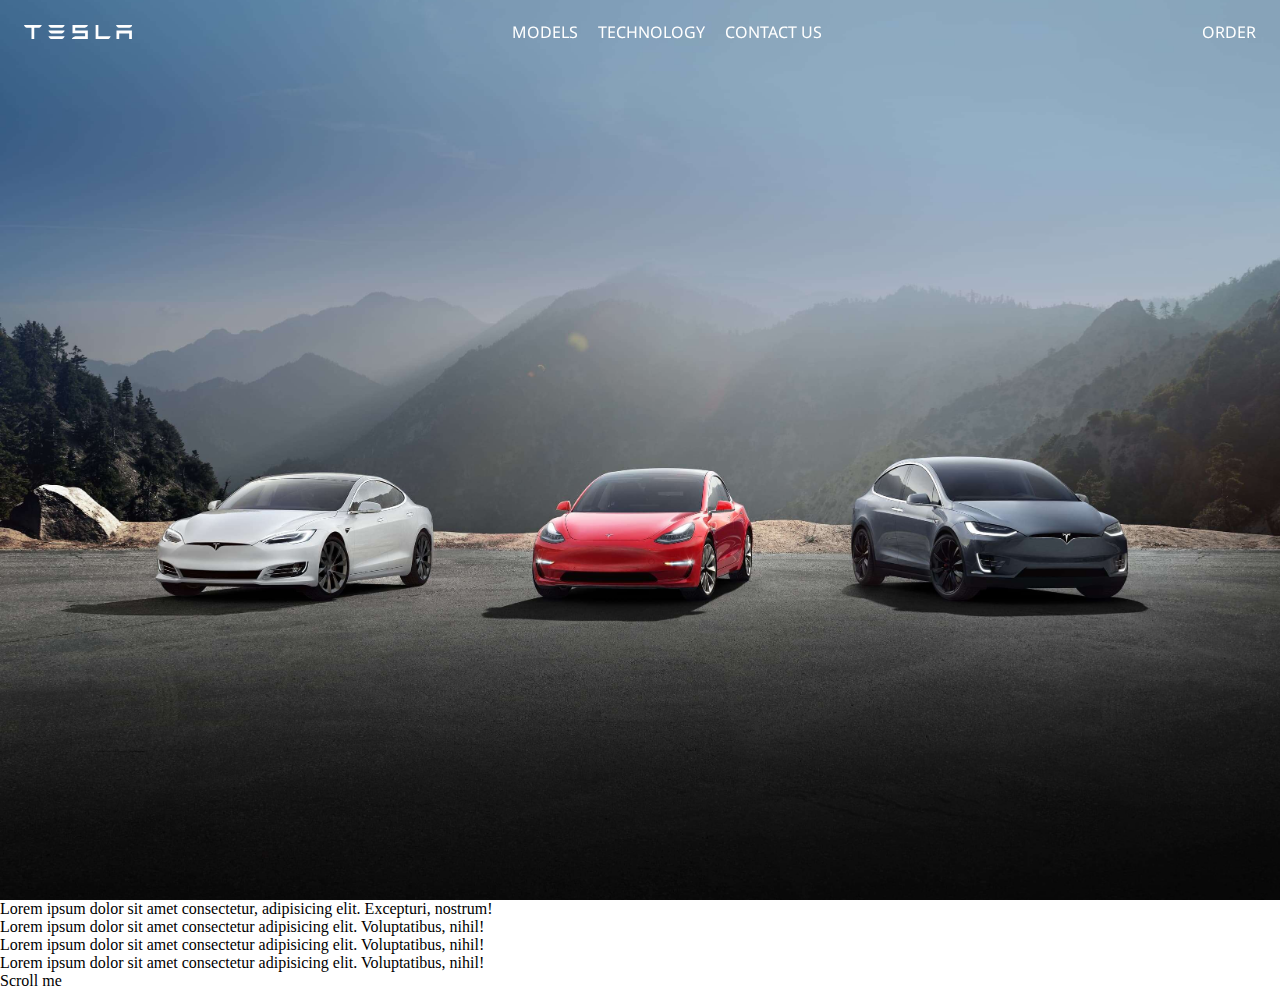
<file: index.html>
<html>

<head>
  <meta http-equiv="Content-Type" content="text/html;charset=UTF-8">
  <meta name="author" content="Evan Gunawan">
  <link rel="stylesheet" href="assets/css/navbar.css">
  <link rel="stylesheet" href="assets/css/style.css">
  <link rel="stylesheet" href="assets/css/home.css">
  <link href="https://fonts.googleapis.com/css?family=Noto+Sans&display=swap" rel="stylesheet">
  <script src="https://cdnjs.cloudflare.com/ajax/libs/jquery/3.4.1/jquery.min.js"></script>
  <script src="assets/js/navbar-scroll.js"></script>
</head>

<body>
  <div id="navbar">
    <div class="nav-left">
      <img class="logo" src="assets/images/logo-white.svg" alt="logo">
    </div>
    <div class="nav-center">
      <ul class="nav-links">
        <li><a href="models.html">MODELS</a></li>
        <li><a href="technology.html">TECHNOLOGY</a></li>
        <li><a href="contact.html">CONTACT US</a></li>
      </ul>
    </div>
    <div class="nav-right">
      ORDER
    </div>
  </div>
  <section class="section-banner">
    <div class="banner">

    </div>
  </section>
  <section class="section-content">
    <div class="content-wrap">
      Lorem ipsum dolor sit amet consectetur, adipisicing elit. Excepturi, nostrum!
      <br>
      Lorem ipsum dolor sit amet consectetur adipisicing elit. Voluptatibus, nihil!
      <br>
      Lorem ipsum dolor sit amet consectetur adipisicing elit. Voluptatibus, nihil!
      <br>
      Lorem ipsum dolor sit amet consectetur adipisicing elit. Voluptatibus, nihil!
      <br>
      Scroll me
    </div>
  </section>
  <section class="section-footer">

  </section>
</body>

</html>
</file>
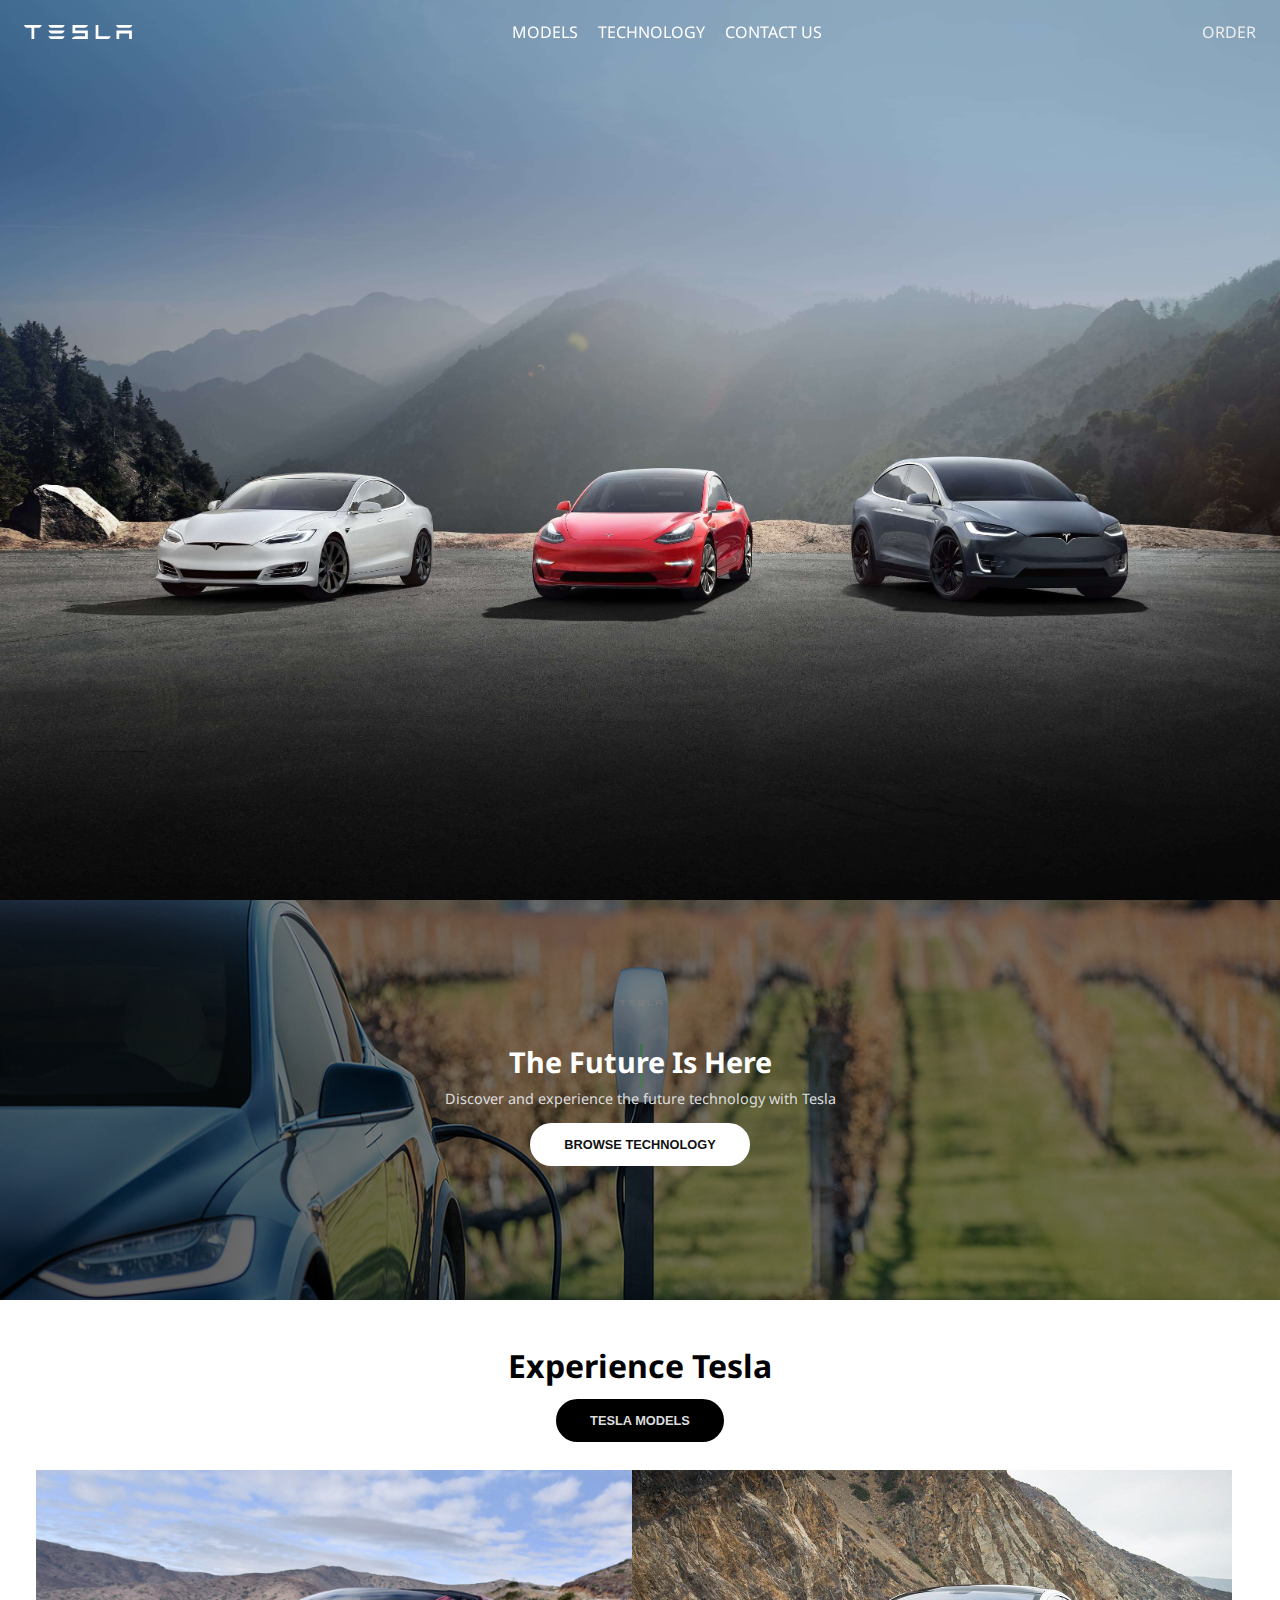
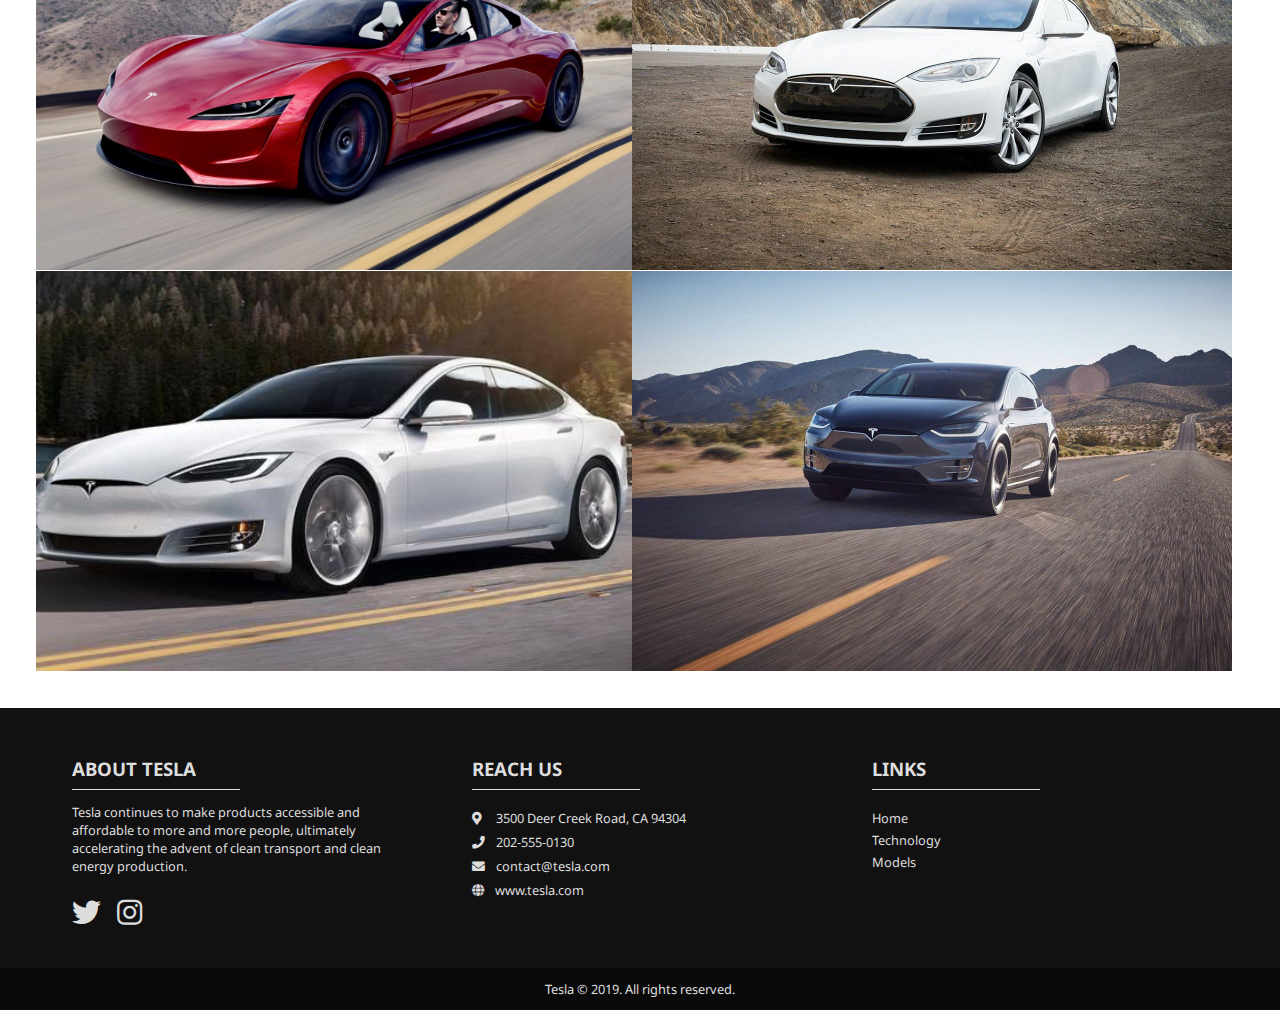
<file: pages/index.html>
<html>

<head>
  <meta http-equiv="Content-Type" content="text/html;charset=UTF-8">
  <meta name="author" content="Evan Gunawan">
  <link rel="stylesheet" href="../assets/css/navbar.css">
  <link rel="stylesheet" href="../assets/css/style.css">
  <link rel="stylesheet" href="../assets/css/home.css">
  <link rel="stylesheet" href="../assets/css/footer.css">

  <link rel="stylesheet" href="https://fonts.googleapis.com/css?family=Noto+Sans&display=swap" >
  <link rel="stylesheet" href="https://cdnjs.cloudflare.com/ajax/libs/font-awesome/5.11.2/css/all.min.css">
  <script src="https://cdnjs.cloudflare.com/ajax/libs/jquery/3.4.1/jquery.min.js"></script>
  <script src="../assets/js/navbar-scroll.js"></script>
</head>

<body>
  <div id="navbar">
    <div class="nav-left">
      <a href="#">
        <img class="logo" src="../assets/images/logo-white.svg" alt="logo">
      </a>
    </div>
    <div class="nav-center">
      <ul class="nav-links">
        <li><a href="models.html">MODELS</a></li>
        <li><a href="technology.html">TECHNOLOGY</a></li>
        <li><a href="contact.html">CONTACT US</a></li>
      </ul>
    </div>
    <div class="nav-right">
      <a class="text-light" href="order.html">ORDER</a>
    </div>
  </div>
  <section class="section-banner">
    <div class="banner">

    </div>
  </section>

  <section class="section-content">
    <div class="content-wrap content-tech">
      <div class="desc">
        <h2 class="section-title">The Future Is Here</h2>
        <p>Discover and experience the future technology with Tesla</p>
        <a href="technology.html" class="btn btn-primary">Browse Technology</a>
      </div>
    </div>

    <div class="content-wrap content-gallery">
      <div class="header">
        <h2>Experience Tesla</h2>
        <a href="models.html" class="btn btn-secondary">Tesla Models</a>
      </div>
      <div class="gallery">
        <a href="../assets/images/home-roadster.jpg" target="_blank">
          <div class="gal-big">
            <img src="../assets/images/home-roadster.jpg" alt="tes">
            <div class="gal-desc">
              <h3>Play the exotic way</h3>
              <p>Tesla roadster is an exotic looking car</p>
            </div>
          </div>
        </a>
        <a href="../assets/images/home-models2.jpg" target="_blank">
          <div class="gal-big">
            <img src="../assets/images/home-models2.jpg" alt="tes">
            <div class="gal-desc">
              <h3>Ride with style</h3>
              <p>Get your tesla now online!</p>
            </div>
          </div>
        </a>
        <a href="../assets/images/home-models.jpeg" target="_blank">
          <div class="gal-big">
            <img src="../assets/images/home-models.jpeg" alt="tes">
            <div class="gal-desc">
              <h3>Classy, Clean, and Mean</h3>
              <p>Drive faster with the model s</p>
            </div>
          </div>
        </a>
        <a href="../assets/images/home-modelx.jpg" target="_blank">
          <div class="gal-big">
            <img src="../assets/images/home-modelx.jpg" alt="tes">
            <div class="gal-desc">
              <h3>Ride the aggresive look</h3>
              <p>Get the superb model x now</p>
            </div>
          </div>
        </a>
      </div>
    </div>
  </section>

  <section class="section-footer">
    <footer id="footer">
      <div class="footer-inner">
        <div class="footer-item">
          <h3>ABOUT TESLA</h3>
          <hr>
          <p>
            Tesla continues to make products accessible and affordable to more and more people, ultimately accelerating the advent of clean transport and clean energy production.
          </p>
          <div class="socials">
            <a href="https://twitter.com/tesla?lang=en"><i class="fab fa-twitter"></i></a>
            <a href="https://www.instagram.com/teslamotors/?hl=en"><i class="fab fa-instagram"></i></a>
          </div>
        </div>
        <div class="footer-item">
          <h3>REACH US</h3>
          <hr>
          <ul class="contacts">
            <li><i class="fas fa-map-marker-alt"></i> &nbsp;3500 Deer Creek Road, CA 94304</li>
            <li><i class="fas fa-phone"></i> 202-555-0130</li>
            <li><i class="fas fa-envelope"></i> contact@tesla.com</li>
            <li><i class="fas fa-globe"></i> www.tesla.com</li>
          </ul>
        </div>
        <div class="footer-item">
          <h3>LINKS</h3>
          <hr>
          <ul class="links">
            <li><a href="index.html">Home</a></li>
            <li><a href="technology.html">Technology</a></li>
            <li><a href="models.html">Models</a></li>
          </ul>
        </div>
      </div>
      <div class="footer-copyright">
        Tesla &copy; 2019. All rights reserved. 
      </div>
    </footer>
  </section>
</body>
<script src="https://ajax.googleapis.com/ajax/libs/jquery/3.4.1/jquery.min.js"></script>
<script src="../assets/js/gallery.js"></script>
</html>
</file>
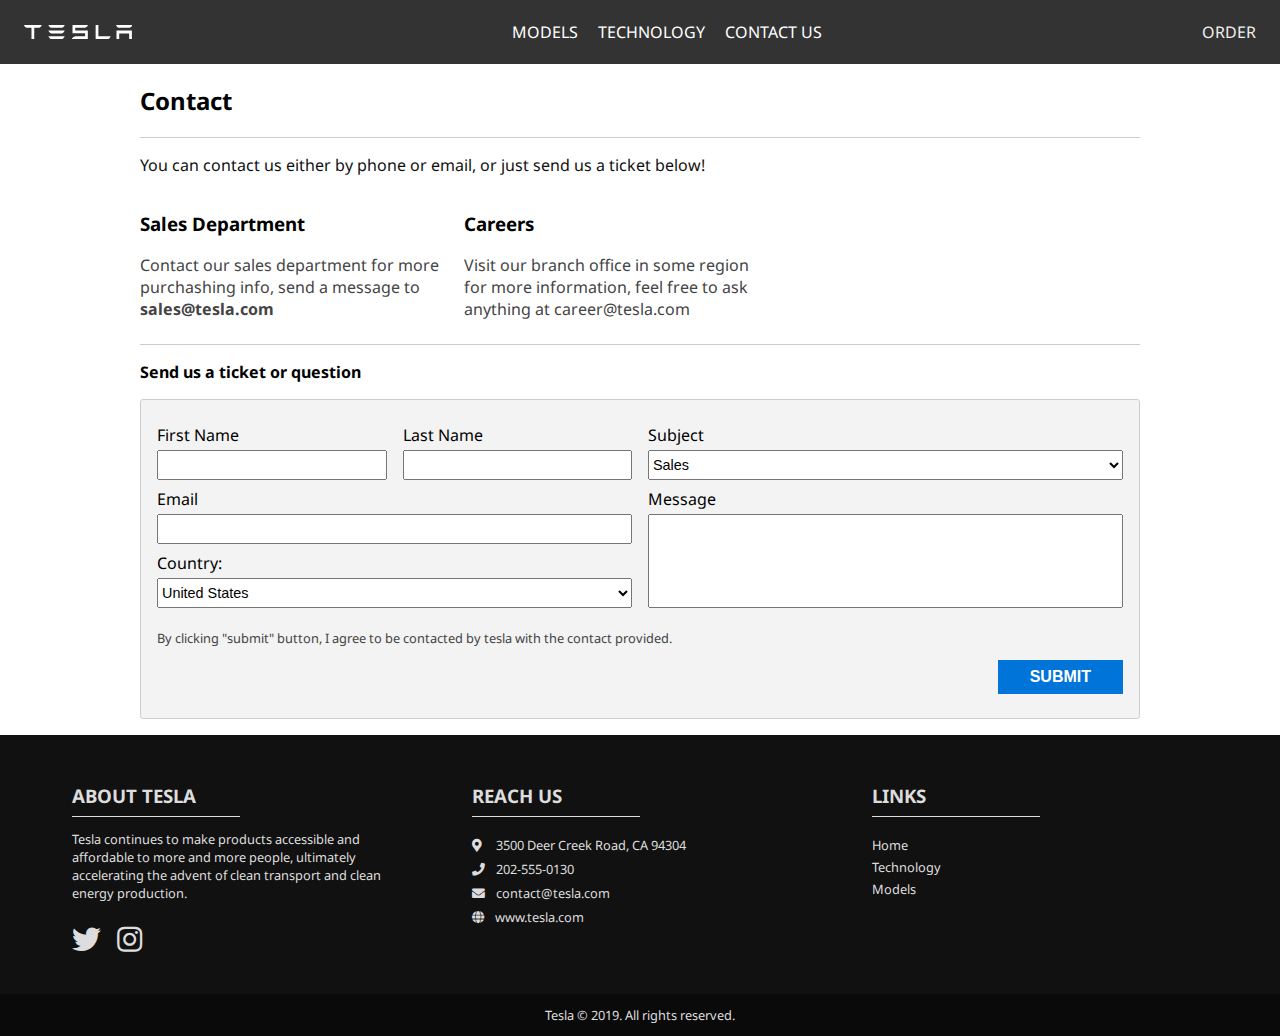
<file: pages/contact.html>
<html>

<head>
  <meta http-equiv="Content-Type" content="text/html;charset=UTF-8">
  <meta name="author" content="Evan Gunawan">
  <link rel="stylesheet" href="../assets/css/navbar.css">
  <link rel="stylesheet" href="../assets/css/style.css">
  <link rel="stylesheet" href="../assets/css/footer.css">
  <link rel="stylesheet" href="../assets/css/contact.css">
  <link rel="stylesheet" href="../assets/css/form.css">

  <link rel="stylesheet" href="https://fonts.googleapis.com/css?family=Noto+Sans&display=swap">
  <link rel="stylesheet" href="https://cdnjs.cloudflare.com/ajax/libs/font-awesome/5.11.2/css/all.min.css">
  <script src="https://cdnjs.cloudflare.com/ajax/libs/jquery/3.4.1/jquery.min.js"></script>
</head>

<body>
  <div id="navbar" class="bg-dark nav-static">
    <div class="nav-left">
      <a href="index.html">
        <img class="logo" src="../assets/images/logo-white.svg" alt="logo">
      </a>
    </div>
    <div class="nav-center">
      <ul class="nav-links">
        <li><a href="models.html">MODELS</a></li>
        <li><a href="technology.html">TECHNOLOGY</a></li>
        <li><a href="contact.html">CONTACT US</a></li>
      </ul>
    </div>
    <div class="nav-right">
      <a class="text-light" href="order.html">ORDER</a>
    </div>
  </div>

  <section class="section-contact">
    <div class="content-wrap">
      <div class="header">
        <h2>Contact</h2>
        <hr>
      </div>
      <p>You can contact us either by phone or email, or just send us a ticket below!</p>
      <div class="contact-list">
        <div class="item">
          <h3>Sales Department</h3>
          <p class="text-gray">Contact our sales department for more purchashing info, send a message to <b>sales@tesla.com</b></p>
        </div>
        <div class="item">
          <h3>Careers</h3>
          <p class="text-gray">Visit our branch office in some region for more information, feel free to ask anything at career@tesla.com</p>
        </div>
      </div>

      <hr>

      <div class="ticket">
        <h3 style="font-size: 1rem">Send us a ticket or question</h3>

        <form id="form-ticket" method="POST">
          <div class="form-wrap">
            <div class="form-col">
              <div class="form-item" >
                <label for="fname">First Name</label>
                <input type="text" name="fname" id="fname">
              </div>
              <div class="form-item">
                <label for="lname">Last Name</label>
                <input type="text" name="lname" id="lname">
              </div>
              <div class="form-item full">
                <label for="email">Email</label>
                <input type="email" name="email" id="email">
              </div>
              <div class="form-item full">
                <label for="countries">Country:</label>
                <select name="country" id="countries">
                  <option value="US">United States</option>
                  <option value="UK">United Kingdom</option>
                  <option value="CANADA">Canada</option>
                  <option value="AUS">Australia</option>
                  <option value="CH">China</option>
                  <option value="HK">Hong Kong</option>
                  <option value="JP">Japan</option>
                  <option value="Other">Other</option>
                </select>
              </div>
  
            </div>
            <div class="form-col">
              <div class="form-item full">
                <label for="topics">Subject</label>
                <select name="subject" id="topics">
                  <option value="sales">Sales</option>
                  <option value="technical">Technical Support</option>
                  <option value="career">Career Support</option>
                  <option value="other">Other</option>
                </select>
              </div>
              <div class="form-item full">
                <label for="message">Message</label>
                <textarea name="msg" id="message"></textarea>
              </div>
            </div>
          </div>
          <p class="text-gray form-subtitle">By clicking "submit" button, I agree to be contacted by tesla with the contact provided.</p>
          <div class="btn-wrap">
            <button id="contact-submit" onclick="sendMessage()" type="button">SUBMIT</button>
          </div>
        </form>

      </div>

    </div>
  </section>

  <section class="section-footer">
    <footer id="footer">
      <div class="footer-inner">
        <div class="footer-item">
          <h3>ABOUT TESLA</h3>
          <hr>
          <p>
            Tesla continues to make products accessible and affordable to more and more people, ultimately accelerating
            the advent of clean transport and clean energy production.
          </p>
          <div class="socials">
            <a href="https://twitter.com/tesla?lang=en"><i class="fab fa-twitter"></i></a>
            <a href="https://www.instagram.com/teslamotors/?hl=en"><i class="fab fa-instagram"></i></a>
          </div>
        </div>
        <div class="footer-item">
          <h3>REACH US</h3>
          <hr>
          <ul class="contacts">
            <li><i class="fas fa-map-marker-alt"></i> &nbsp;3500 Deer Creek Road, CA 94304</li>
            <li><i class="fas fa-phone"></i> 202-555-0130</li>
            <li><i class="fas fa-envelope"></i> contact@tesla.com</li>
            <li><i class="fas fa-globe"></i> www.tesla.com</li>
          </ul>
        </div>
        <div class="footer-item">
          <h3>LINKS</h3>
          <hr>
          <ul class="links">
            <li><a href="index.html">Home</a></li>
            <li><a href="technology.html">Technology</a></li>
            <li><a href="models.html">Models</a></li>
          </ul>
        </div>
      </div>
      <div class="footer-copyright">
        Tesla &copy; 2019. All rights reserved.
      </div>
    </footer>
  </section>

  <div id="myModal" class="modal">
    <div class="modal-content">
      <span class="modal-close">&times;</span>
      <h2>Thank you for the message!</h2>
      <p>We will review your message, and contact you later. Please wait maximum 24 hours before the reply!</p>
    </div>
  </div>

</body>

<script src="../assets/js/default.js"></script>

</html>
</file>
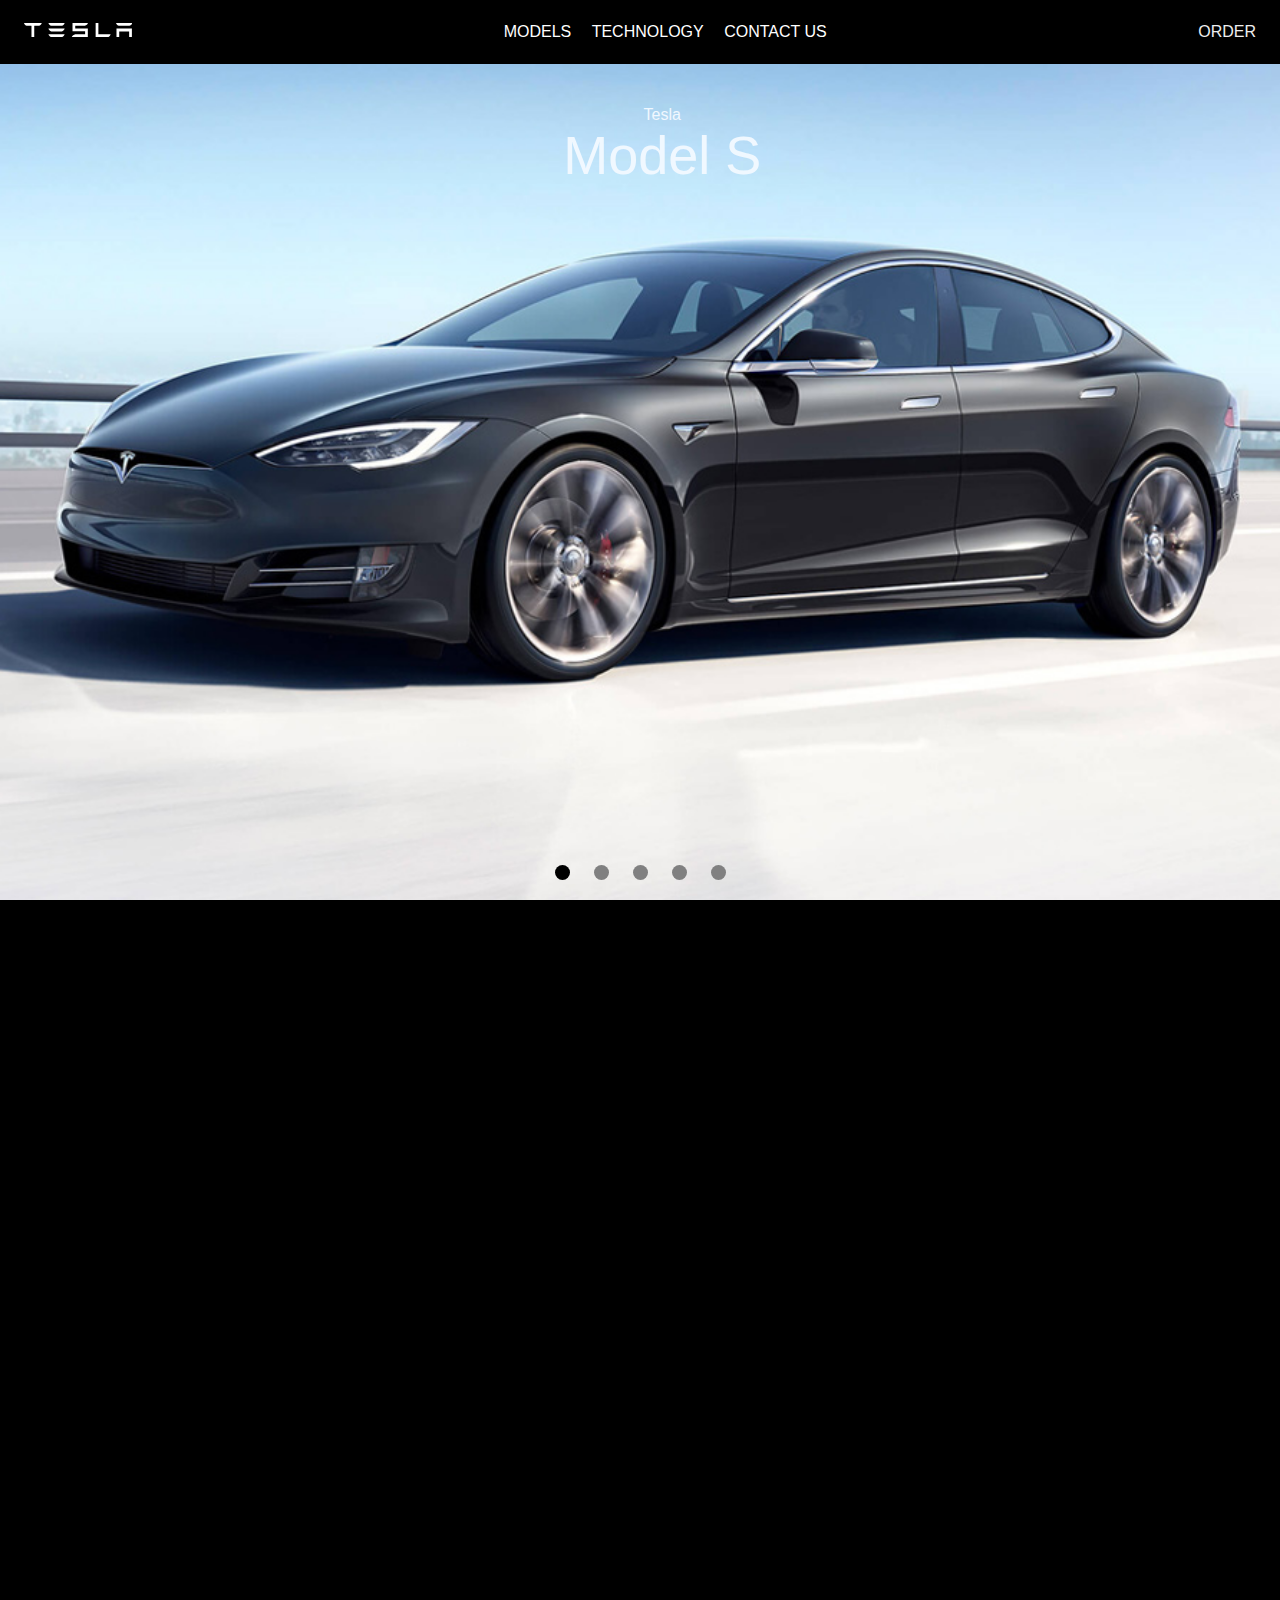
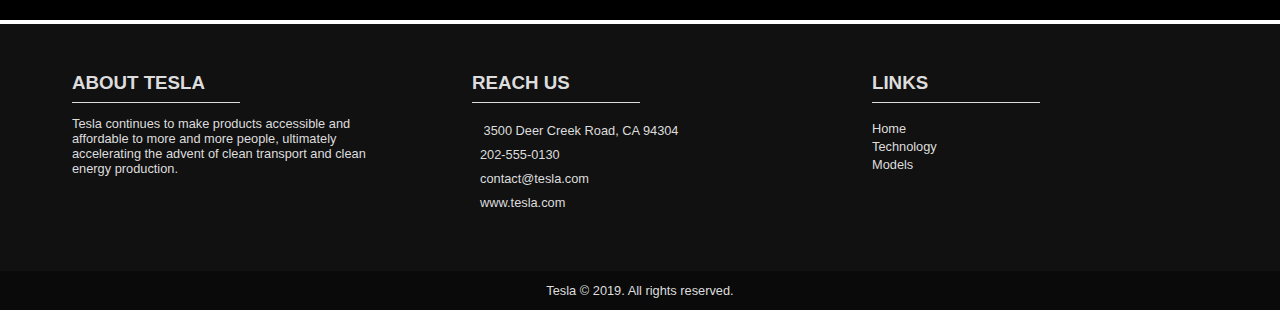
<file: pages/models.html>
<!DOCTYPE html>
<html>
    <head>
        <meta charset="utf-8">
        <meta name="author" content="FadilJR">
        <title>Models Page</title>
        <link rel="stylesheet" href="../assets/css/models.css">
        <link rel="stylesheet" href="../assets/css/navbar.css">
        <link rel="stylesheet" href="../assets/css/style.css">
        <script src="../assets/js/navbar-scroll.js"></script>
        <link rel="stylesheet" href="../assets/css/footer.css">
    </head>
    <body>
        <div id="navbar">
            <div class="nav-left">
              <a href="index.html">
                <img class="logo" src="../assets/images/logo-white.svg" alt="logo">
              </a>
            </div>
            <div class="nav-center">
              <ul class="nav-links">
                <li><a href="models.html">MODELS</a></li>
                <li><a href="technology.html">TECHNOLOGY</a></li>
                <li><a href="contact.html">CONTACT US</a></li>
              </ul>
            </div>
            <div class="nav-right">
              <a class="text-light" href="order.html">ORDER</a>
            </div>
        </div>
        <div class="carousel">
            <div class="carousel_track-container">
                <ul class="carousel_track">
                    <li class="carousel_slide current-slide">
                        <div class="teks_model">
                            <p><span>Tesla</span><br><span id="type">Model S</span></p>
                        </div>
                        <a href="model_s.html"><img class="carousel_images" src="../assets/images/produk/models.jpg"></a>
                    </li>
                    <li class="carousel_slide">
                        <div class="teks_model">
                            <p><span>Tesla</span><br><span id="type">Model 3</span></p>
                        </div>
                        <a href="model_3.html"><img class="carousel_images" src="../assets/images/produk/model3.jpg"></a>
                    </li>
                    <li class="carousel_slide">
                        <div class="teks_model">
                            <p><span>Tesla</span><br><span id="type">Model X</span></p>
                        </div>
                        <a href="model_x.html"><img class="carousel_images" src="../assets/images/produk/modelx.jpg"></a>
                    </li>
                    <li class="carousel_slide">
                        <div class="teks_model">
                            <p><span>Tesla</span><br><span id="type">Model Y</span></p>
                        </div>
                        <a href="model_y.html"><img class="carousel_images" src="../assets/images/produk/modely.jpg"></a>
                    </li>
                    <li class="carousel_slide">
                        <div class="teks_model">
                            <p><span>Tesla</span><br><span id="type">Roadster</span></p>
                        </div>
                        <a href="roadster.html"><img class="carousel_images" src="../assets/images/produk/roadster.jpg"></a>
                    </li>
                </ul>
            </div>
            <div class="carousel_nav">
                <button class="carousel_indicator current-slide"></button>
                <button class="carousel_indicator"></button>
                <button class="carousel_indicator"></button>
                <button class="carousel_indicator"></button>
                <button class="carousel_indicator"></button>
            </div>
            <script src="../assets/js/carousel.js"></script>
        </div>
        <section class="tech-section-content section-video">
            <video autoplay muted loop id="charge-video">
                <source src="../assets/videos/model.mp4" alt="Model">
            </video>
        </section>
    <section class="section-footer">
    <footer id="footer">
      <div class="footer-inner">
        <div class="footer-item">
          <h3>ABOUT TESLA</h3>
          <hr>
          <p>
            Tesla continues to make products accessible and affordable to more and more people, ultimately accelerating the advent of clean transport and clean energy production.
          </p>
          <div class="socials">
            <a href="https://twitter.com/tesla?lang=en"><i class="fab fa-twitter"></i></a>
            <a href="https://www.instagram.com/teslamotors/?hl=en"><i class="fab fa-instagram"></i></a>
          </div>
        </div>
        <div class="footer-item">
          <h3>REACH US</h3>
          <hr>
          <ul class="contacts">
            <li><i class="fas fa-map-marker-alt"></i> &nbsp;3500 Deer Creek Road, CA 94304</li>
            <li><i class="fas fa-phone"></i> 202-555-0130</li>
            <li><i class="fas fa-envelope"></i> contact@tesla.com</li>
            <li><i class="fas fa-globe"></i> www.tesla.com</li>
          </ul>
        </div>
        <div class="footer-item">
          <h3>LINKS</h3>
          <hr>
          <ul class="links">
            <li><a href="index.html">Home</a></li>
            <li><a href="technology.html">Technology</a></li>
            <li><a href="models.html">Models</a></li>
          </ul>
        </div>
      </div>
      <div class="footer-copyright">
        Tesla &copy; 2019. All rights reserved. 
      </div>
    </footer>
  </section>
    </body>
</html>
</file>
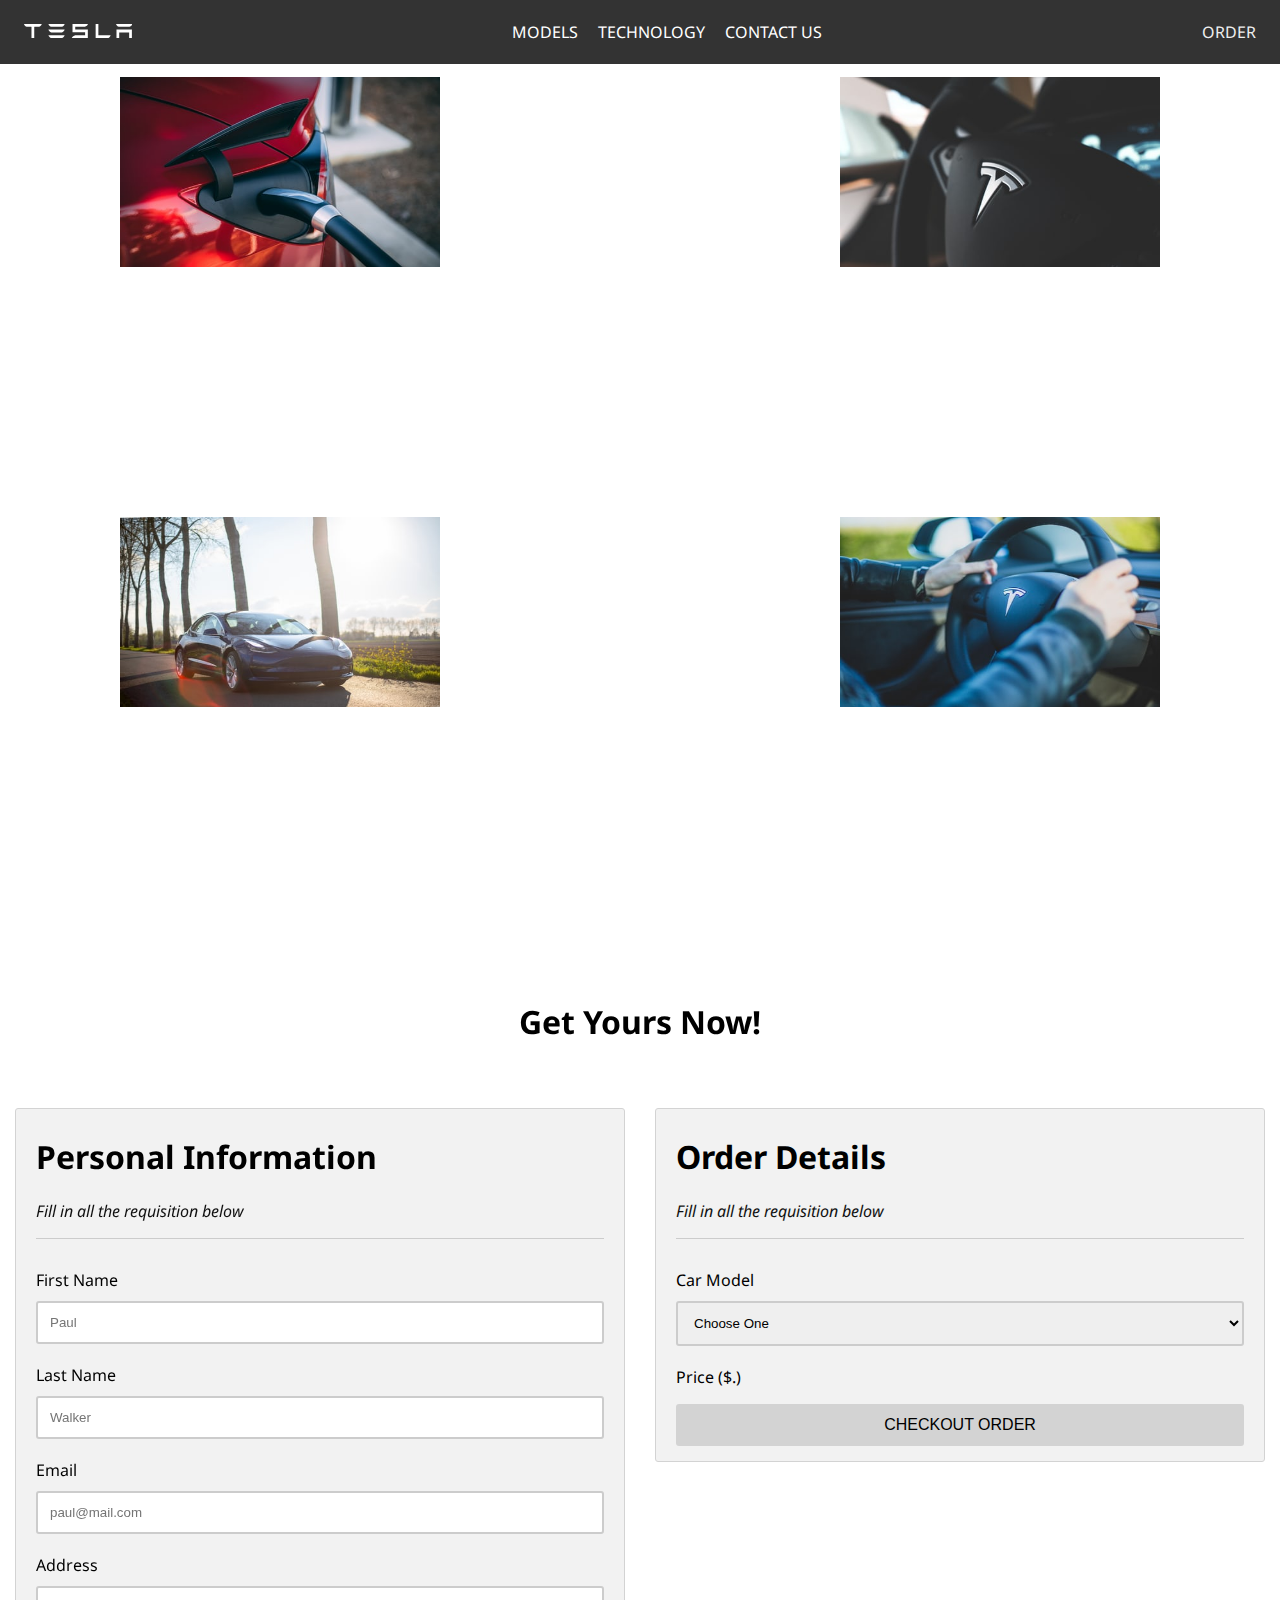
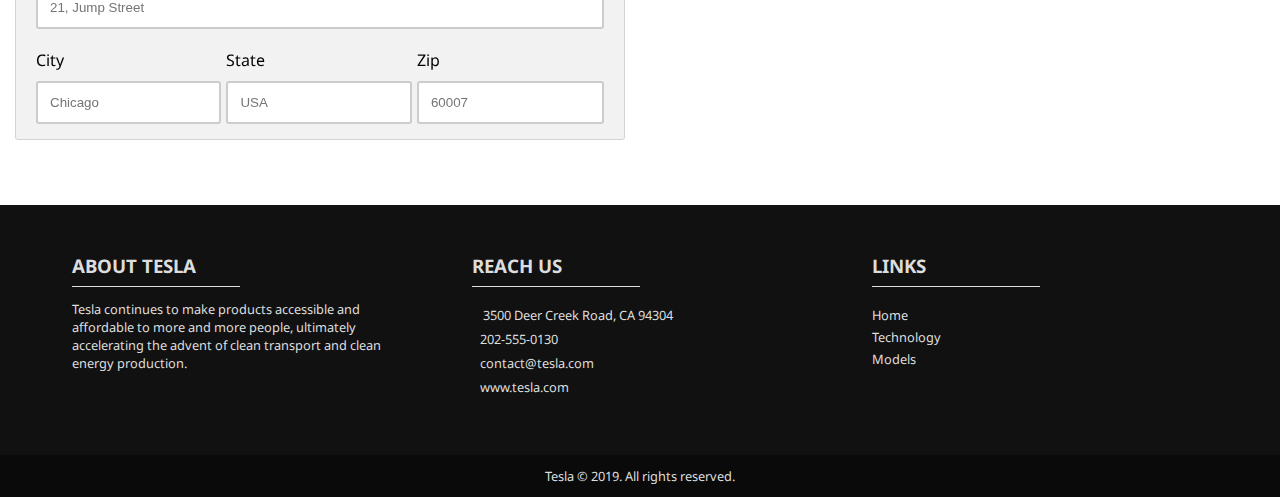
<file: pages/order.html>
<!DOCTYPE html>
<html>

<head>
    <meta charset="UTF-8">
    <meta name="viewport" content="width=device-width, initial-scale=1">
    <meta name="description" content="Order Page">
    <meta name="author" content="Jacobus Calvin">
    <title>Order</title>

    <link href="https://fonts.googleapis.com/css?family=Noto+Sans&display=swap" rel="stylesheet">
    <link href="https://fonts.googleapis.com/css?family=Open+Sans&display=swap" rel="stylesheet">

    <link rel="stylesheet" href="../assets/css/navbar.css">
    <link rel="stylesheet" href="../assets/css/style.css">
    <link rel="stylesheet" href="../assets/css/order.css">
    <link rel="stylesheet" href="../assets/css/footer.css">

    <script src="../assets/js/order-pricing.js"></script>
    <script src="../assets/js/default.js"></script>

</head>

<body>
    <!-- Navbar -->
    <div id="navbar" class="bg-dark">
        <div class="nav-left">
            <a href="index.html">
                <img class="logo" src="../assets/images/logo-white.svg" alt="logo">
            </a>
        </div>
        <div class="nav-center">
            <ul class="nav-links">
                <li><a href="models.html">MODELS</a></li>
                <li><a href="technology.html">TECHNOLOGY</a></li>
                <li><a href="contact.html">CONTACT US</a></li>
            </ul>
        </div>
        <div class="nav-right">
            <a class="text-light" href="order.html">ORDER</a>
        </div>
    </div>

    <!-- Body -->
    <div class="highlight-section">
        <div class="grid-highlight">
            <div class="grid-item">
                <img src="../assets/images/order-1.jpg" class="img-content">
            </div>

            <div class="grid-transparent">
            </div>

            <div class="grid-item">
                <img src="../assets/images/order-2.jpg" class="img-content">
            </div>

            <div class="grid-transparent">
            </div>

            <div class="grid-item">
                <iframe class="video-frame"
                    src="https://www.youtube.com/embed/tw4jkyfY4HE?&autoplay=1&loop=1&controls=0&mute=1"
                    allowfullscreen></iframe>
            </div>

            <div class="grid-transparent">
            </div>

            <div class="grid-item">
                <img src="../assets/images/order-3.jpg" class="img-content">
            </div>

            <div class="grid-transparent">
            </div>

            <div class="grid-item">
                <img src="../assets/images/order-4.jpg" class="img-content">
            </div>
        </div>
    </div>

    <h1 class="order-title">Get Yours Now!</h1>
    <div class="order-section">
        <form action="" id="order-form">
            <div class="col-50">
                <div class="order-container">
                    <h1>Personal Information</h1>
                    <p><i>Fill in all the requisition below</i></p>
                    <hr style="margin-bottom: 30px;">
    
                    <label for="fname">First Name</label>
                    <input type="text" name="fname" id="fname" placeholder="Paul">
    
                    <label for="lname">Last Name</label>
                    <input type="text" name="lname" id="lname" placeholder="Walker">
    
                    <label for="email">Email</label>
                    <input type="email" name="email" id="email" placeholder="paul@mail.com">
    
                    <label for="address">Address</label>
                    <input type="text" name="address" id="address" placeholder="21, Jump Street">
    
                    <div class="address-details">
                        <div class="address-input">
                            <label for="city">City</label>
                            <input type="text" name="city" id="city" placeholder="Chicago">
                        </div>
    
                        <div class="address-input">
                            <label for="state">State</label>
                            <input type="text" name="state" id="state" placeholder="USA">
                        </div>
    
                        <div class="address-input clear-right">
                            <label for="zip">Zip</label>
                            <input type="number" name="zip" id="zip" placeholder="60007">
                        </div>
                    </div>
                </div>
            </div>
            <div class="col-50">
                <div class="order-container">
                    <h1>Order Details</h1>
                    <p><i>Fill in all the requisition below</i></p>
                    <hr style="margin-bottom: 30px;">
    
                    <label for="type">Car Model</label>
                    <select name="type" class="select-menu" id="select-model" onChange="priceConvert()">
                        <option value="" disabled selected>Choose One</option>
                        <option value="ModelS">Tesla Model S</option>
                        <option value="Model3">Tesla Model 3</option>
                        <option value="ModelX">Tesla Model X</option>
                        <option value="ModelY">Tesla Model Y</option>
                        <option value="Roadster">Roadster</option>
                    </select>
    
                    <label for="price">Price ($.)</label>
                    <p id="price" style="font-weight: bold;"></p>
    
                    <input type="button" class="submit-btn" value="CHECKOUT ORDER" onClick="reviewOrder()"></button>
                </div>
            </div>
        </form>
    </div>

    <!-- Footer -->
    <section class="section-footer">
        <footer id="footer">
            <div class="footer-inner">
                <div class="footer-item">
                    <h3>ABOUT TESLA</h3>
                    <hr>
                    <p>
                        Tesla continues to make products accessible and affordable to more and more people, ultimately
                        accelerating the advent of clean transport and clean energy production.
                    </p>
                    <div class="socials">
                        <a href="https://twitter.com/tesla?lang=en"><i class="fab fa-twitter"></i></a>
                        <a href="https://www.instagram.com/teslamotors/?hl=en"><i class="fab fa-instagram"></i></a>
                    </div>
                </div>
                <div class="footer-item">
                    <h3>REACH US</h3>
                    <hr>
                    <ul class="contacts">
                        <li><i class="fas fa-map-marker-alt"></i> &nbsp;3500 Deer Creek Road, CA 94304</li>
                        <li><i class="fas fa-phone"></i> 202-555-0130</li>
                        <li><i class="fas fa-envelope"></i> contact@tesla.com</li>
                        <li><i class="fas fa-globe"></i> www.tesla.com</li>
                    </ul>
                </div>
                <div class="footer-item">
                    <h3>LINKS</h3>
                    <hr>
                    <ul class="links">
                        <li><a href="index.html">Home</a></li>
                        <li><a href="technology.html">Technology</a></li>
                        <li><a href="models.html">Models</a></li>
                    </ul>
                </div>
            </div>
            <div class="footer-copyright">
                Tesla &copy; 2019. All rights reserved.
            </div>
        </footer>
    </section>

</body>

</html>
</file>
<file: assets/css/navbar.css>
#navbar {
  display: flex;
  justify-content: space-between;
  align-items: center;
  
  width: 100%;
  height: 64px;
  padding: 0px 24px;
  margin: 0px;
  
  font-family: 'Noto Sans', sans-serif;
  color: white;
  
  position: fixed;
  top: 0;

  transition: all 0.2s linear;
  z-index: 1000;
}

.nav-links {
  margin: 0px;
  padding: 0px;
}

.nav-links a {
  text-decoration: none;
  color: white;
}

.nav-links li {
  display: inline-block;
  padding: 0px 8px;
}

#navbar .logo {
  display: inline-block;
  height: 14px;
  margin: auto 0px;
}

.bg-dark {
  background-color: #333;
}

.nav-static {
  display: block;
  position: static !important;
}
/* Technology Navbar */

.navbar-transparent {
  background-color: transparent !important;
}
</file>
<file: assets/css/style.css>
*{
  box-sizing: border-box;
}

body {
  margin: 0px;
}

a,p {
  font-family: 'Noto Sans', sans-serif;
  color: #111;
}

a {
  text-decoration: none;
}

h1,h2,h3 {
  font-family: 'Noto Sans', sans-serif;
}

hr { 
  border: none;
  background-color: #ccc;
  height: 1px;
}

/* Grid Layout */
.row::after {
  content: "";
  clear: both;
  display: block;
}

[class*="col-"] {
  float: left;
  padding: 15px;
}

.col-1 { width: 8.33% }
.col-2 { width: 16.66% }
.col-3 { width: 25% }
.col-4 { width: 33.33% }
.col-5 { width: 41.66% }
.col-6 { width: 50% }
.col-7 { width: 58.33% }
.col-8 { width: 66.66% }
.col-9 { width: 75% }
.col-10 { width: 83.33% }
.col-11 { width: 91.66% }
.col-12 { width: 100% }

.text-black { color: #111; }
.text-light { color: #eee; }
.text-gray { color: #444; }
.text-primary { color: #0074d9; }
.text-secondary { color: #2ecc40 }
.text-info { color: #39CCCC }
.text-warning { color: #ff851b }
.text-danger { color: #FF4136 }

.w-50 {
  width: 50%;
}

a.btn {
  display: inline-block;
  text-decoration: none;
  padding: 12px 32px;
  border: 2px solid transparent;
  border-radius: 32px;
  font-family: 'Open Sans', sans-serif;
  font-weight: bold;
  text-transform: uppercase;
  font-size: 0.8rem;
}

a.btn-primary {
  color: #111;
  border-color: white;
  background-color: white;
}

a.btn-secondary {
  color: #ddd;
  border-color: #000;
  background-color: #000;
}


.modal {
  display: none; 
  position: fixed; 
  z-index: 100; 
  left: 0;
  top: 0;
  width: 100%; 
  height: 100%; 
  overflow: auto; 
  background-color: rgb(0,0,0); 
  background-color: rgba(0,0,0,0.4); 
}

.modal-content {
  background-color: #fefefe;
  margin: auto;
  padding: 24px 32px;
  border: 1px solid #888;
  width: 60%;

  position: absolute;
  top: 20%;
  left: 50%;
  transform: translateX(-50%);
}

.modal-content h2{
  margin: 12px 0px;
}

.modal-close {
  color: #aaaaaa;
  float: right;
  font-size: 28px;
  font-weight: bold;
  cursor: pointer;
}
</file>
<file: assets/css/home.css>
h2 {
  margin: 0px;
}

h2.section-title {
  margin-bottom: 12px;
}

.banner {
  background-image: url('../images/main-banner.jpg');
  background-size: cover;
  background-repeat: no-repeat;
  background-position: 50%;
  height: 100vh;
  width: 100%;
}

.section-content .content-wrap {
  /* display: block; */
  /* he ight: 350px; */
}

.content-tech {
  overflow: auto;
  background: linear-gradient(rgba(0,0,0,0.5), rgba(0,0,0,0.5)), url('../images/upon_arrival.jpg');
  background-repeat: no-repeat;
  background-size: cover;
  background-position: 50%;
  color: white;
  display: flex;
  justify-content: center;
  align-items: center;
  height: 400px;  
}

.desc { 
  display: inline-block;
  text-align: center;
}

.desc > h2 { 
  font-size: 1.8rem;
  margin: 8px 0px;
}

.desc > p {
  margin-top: 0px;
  color: #ddd;
  font-size: 0.9rem;
}

.content-gallery {
  padding: 32px 0px;
  display: block;
}

.content-gallery .gallery { 
  display: block;
  position: relative;
  width: 1201px;
  /* border: 1px solid red; */
  margin: 0 auto;
}

.content-gallery .header{
  text-align: center;
  margin-bottom: 32px;

}

.content-gallery .header h2 {
  margin: 12px 0px;
  font-size: 2.0rem;
}

.gallery .gal-big {
  display: inline-block;  
  position: relative;
  margin: -4px;
}

.gallery .gal-big img {
  width: 600px;
  height: 400px;
  object-fit: cover;
  pointer-events: none;
}

.gallery .gal-big .gal-desc {
  display: block;
  width: 100%;
  position: absolute;
  bottom: 0px;
  color: white;
  background-color: rgba(0,0,0,0.4);
  padding: 0px 16px;

  opacity: 0;
}

.gal-desc h3 {
  margin-bottom: 4px; 
}

.gal-desc p {
  margin-top: 6px;
  color: #ddd;
}
</file>
<file: assets/css/footer.css>
#footer {
    min-height: 200px;

}

#footer .footer-inner {
    background-color: #111;
    color: #ddd;
    
    padding: 32px;
    display: flex;
    justify-content: center;
    /* align-items: center; */
}

.footer-inner .footer-item {
    width: 400px;
    padding: 8px 32px;
}

.footer-item h3 {
    display: block;
    margin: 8px 0px;
}

.footer-item hr {
    border: none;
    background-color: #ddd;
    height: 1px;
    margin: 4px 0px;
    width: 50%;
    display: block;
}

.footer-item p {
    color: #ddd;
    font-size: 0.8rem;

}

.footer-item .socials {
    width: 100%;
    display: flex;
    justify-content: left;
    margin-top: 24px;

}

.socials a {
    color: #ddd;
    text-decoration: none;
    font-size: 1.8rem;
    margin-right: 16px;
}

.socials a:hover {
    color: #aaa;
}

.footer-item .contacts, .footer-item .links  {
    list-style-type: none;
    font-family: 'Noto Sans', sans-serif;
    padding: 0px;
    box-sizing: border-box;
}

.footer-item .contacts > li {
    display: block;
    font-size: 0.8rem;
    line-height: 1.5rem;
}

i.fas {
    margin-right: 8px;
}

.links a {
    text-transform: none;
    color: #ddd;
    font-size: 0.8rem;
    text-decoration: none;
}

.links a:hover {
    color: #aaa;
}

#footer .footer-copyright {
    font-family: 'Noto Sans', sans-serif;
    display: block;
    padding: 12px 0px;
    background-color: rgb(10, 10, 10);
    color: #ddd;

    text-align: center;
    font-size: 0.8rem;
    
}
</file>
<file: assets/css/contact.css>
.section-contact .content-wrap {
  width: 1000px;
  margin: 16px auto;
}

.contact-list { 
  display: flex;
  justify-content: left;
  flex-wrap: wrap;
}

.contact-list .item {
  width: 300px;
  margin-right: 24px;
}

#form-ticket {
  background-color: #f3f3f3;
  border: 1px solid #ccc;
  border-radius: 3px;
  padding: 24px 8px;
}
</file>
<file: assets/css/form.css>
.form-wrap { 
  font-family: 'noto sans', sans-serif;
  display: flex;
  justify-content: center;

}

.form-col {
  flex-basis: 100%;
}

.form-item {
  display: block;
  margin-bottom: 8px;
  padding: 0px 8px;
  width: 50%;
  float: left;
}

.form-item.full {
  display: block;
  width: 100%;
  margin: 0px;
  margin-bottom: 8px;
}

.form-item label {
  display: block;
  margin-bottom: 4px;
  
}

.form-item input, .form-item select {
  width: 100%;
  font-size: 0.9rem;
  line-height: 1.7rem;
  height: 30px;
}

.form-item textarea {
  resize: none;
  width: 100%;
  height: 94px;
  display: block;
  
  font-family: 'Noto Sans', sans-serif;
  font-size: 0.8rem;
  line-height: 1.5rem;
}

p.form-subtitle {
  padding-left: 8px;
  font-size: 0.8rem;
}

.btn-wrap {
  display: flex;
  justify-content: flex-end;
  padding: 0px 8px;
}

.btn-wrap button {
  display: inline-block;
  padding: 8px 32px;

  border: none;

  background-color: #0074d9;
  color: white;

  font-size: 1.0rem;
  font-weight: bold;
}

.btn-wrap button:hover {
  background-color: #0086fc;
}
</file>
<file: assets/css/models.css>
.carousel{
    position: relative;
    height: 100vh;
    width: 100%;
    padding: 0;
}
.carousel_images{
    width: 100%;
    height: 100vh;
    object-fit: cover;
}
.carousel_track-container{
    background: lightgreen;
    padding: 0;
    height: 100vh;
    position: relative;
    overflow: hidden;
}
.carousel_track{
    padding: 0;
    margin: 0;
    list-style: none;
    position: relative;
    height: 100%;
    transition: transform 250ms ease-in;
}
.carousel_slide{
    position: absolute;
    top: 0;
    bottom: 0;
    width: 100%;
}
.carousel_nav{
/*    background: pink;*/
    width: 100%;
    display: flex;
    justify-content: center;
    position: absolute;
    top: 95%;
 
    padding: 10px 0;
}
.carousel_indicator{
    border: 0;
    border-radius: 50%;
    width: 15px;
    height: 15px;
    background: grey;
    margin: 0 12px;
}
.carousel_indicator.current-slide{
    background: black;
}
.teks_model{
    position: absolute;
    top: 10%;
    left: 44%;
    text-align: center;
}
.teks_model p{
    color: aliceblue;
}

#charge-video {
    width: 100%;
}

#type{
    font-size: 54px;
}
#navbar{
    background-color: black;
}
</file>
<file: assets/css/order.css>
body {
    font-family: 'Noto Sans', sans-serif;
}

* {
    box-sizing: border-box;
}

/* --------------------------- */
/*      Highlight Section      */
/* --------------------------- */
.highlight-section {
    width: 100%;
    height: 100vh;
    padding-top: 77px;
}

.grid-highlight{
    display: grid;
    grid-template-columns: 320px 400px 320px;
    grid-template-rows: 190px 250px 190px;
    grid-gap: 0;
    justify-content: center;
}

/* .grid-item {

} */

.transparent {
    background-color: transparent;
}

.video-frame {
    width: 400px;
    height: 250px;
    border: 0;
}

.img-content {
    width: 320px;
    height: 190px;
}


/* ----------------------- */
/*      Order Section      */
/* ----------------------- */
.order-title {
    margin: 100px 0 50px 0;
    display: flex;
    justify-content: center;
}

.order-section {
    display: -ms-flexbox; 
    display: flex;
    -ms-flex-wrap: wrap; 
    flex-wrap: wrap;
    margin-bottom: 50px;
}

.order-section > #order-form { 
    width: 100%;
}


.col-50 {
    /* -ms-flex: 50%;  */
    /* flex: 50%; */
    width: 50%;
    padding: 0 px;
}


.order-container {
    background-color: #f2f2f2;
    padding: 5px 20px 15px 20px;
    border: 1px solid lightgrey;
    border-radius: 3px;
}

.address-details {
    display: flex;
    flex-direction: row;
}

.address-input {
    width: 100%;
    padding: 0 5px 0 0;
}

.clear-right {
    padding-right: 0;
}

#city,
#state,
#zip {
    margin-bottom: 0;
}

input[type=text], 
input[type=email], 
input[type=number] {
    width: 100%;
    padding: 12px;
    margin-bottom: 20px;
    border: 2px solid #ccc;
    border-radius: 3px;
    -webkit-transition: 0.5s;
    transition: 0.5s;
    outline: none;
}

input[type=text]:focus,
input[type=email]:focus,
input[type=number]:focus {
    border: 2px solid #636363;
}

.select-menu {
    width: 100%;
    padding: 12px;
    margin-bottom: 20px;
    border: 2px solid #ccc;
    border-radius: 3px;
    -webkit-transition: 0.5s;
    transition: 0.5s;
    outline: none;
}

.select-menu:focus {
    border: 2px solid #636363;
}

label {
    margin-bottom: 10px;
    display: block;
}

.submit-btn {
    width: 100%;
    padding: 12px 20px;
    border: none;
    border-radius: 3px;
    background-color: #d3d3d3;
    font-size: 16px;
    color: #000;
    cursor: pointer;
    -webkit-transition: 0.2s;
    transition: 0.2s;
}

.submit-btn:hover {
    background-color: #555555;;
    color: #fff;
}

@media only screen and (max-width: 600px) {
    .col-50 {
        width: 100%;
    }
}
</file>
